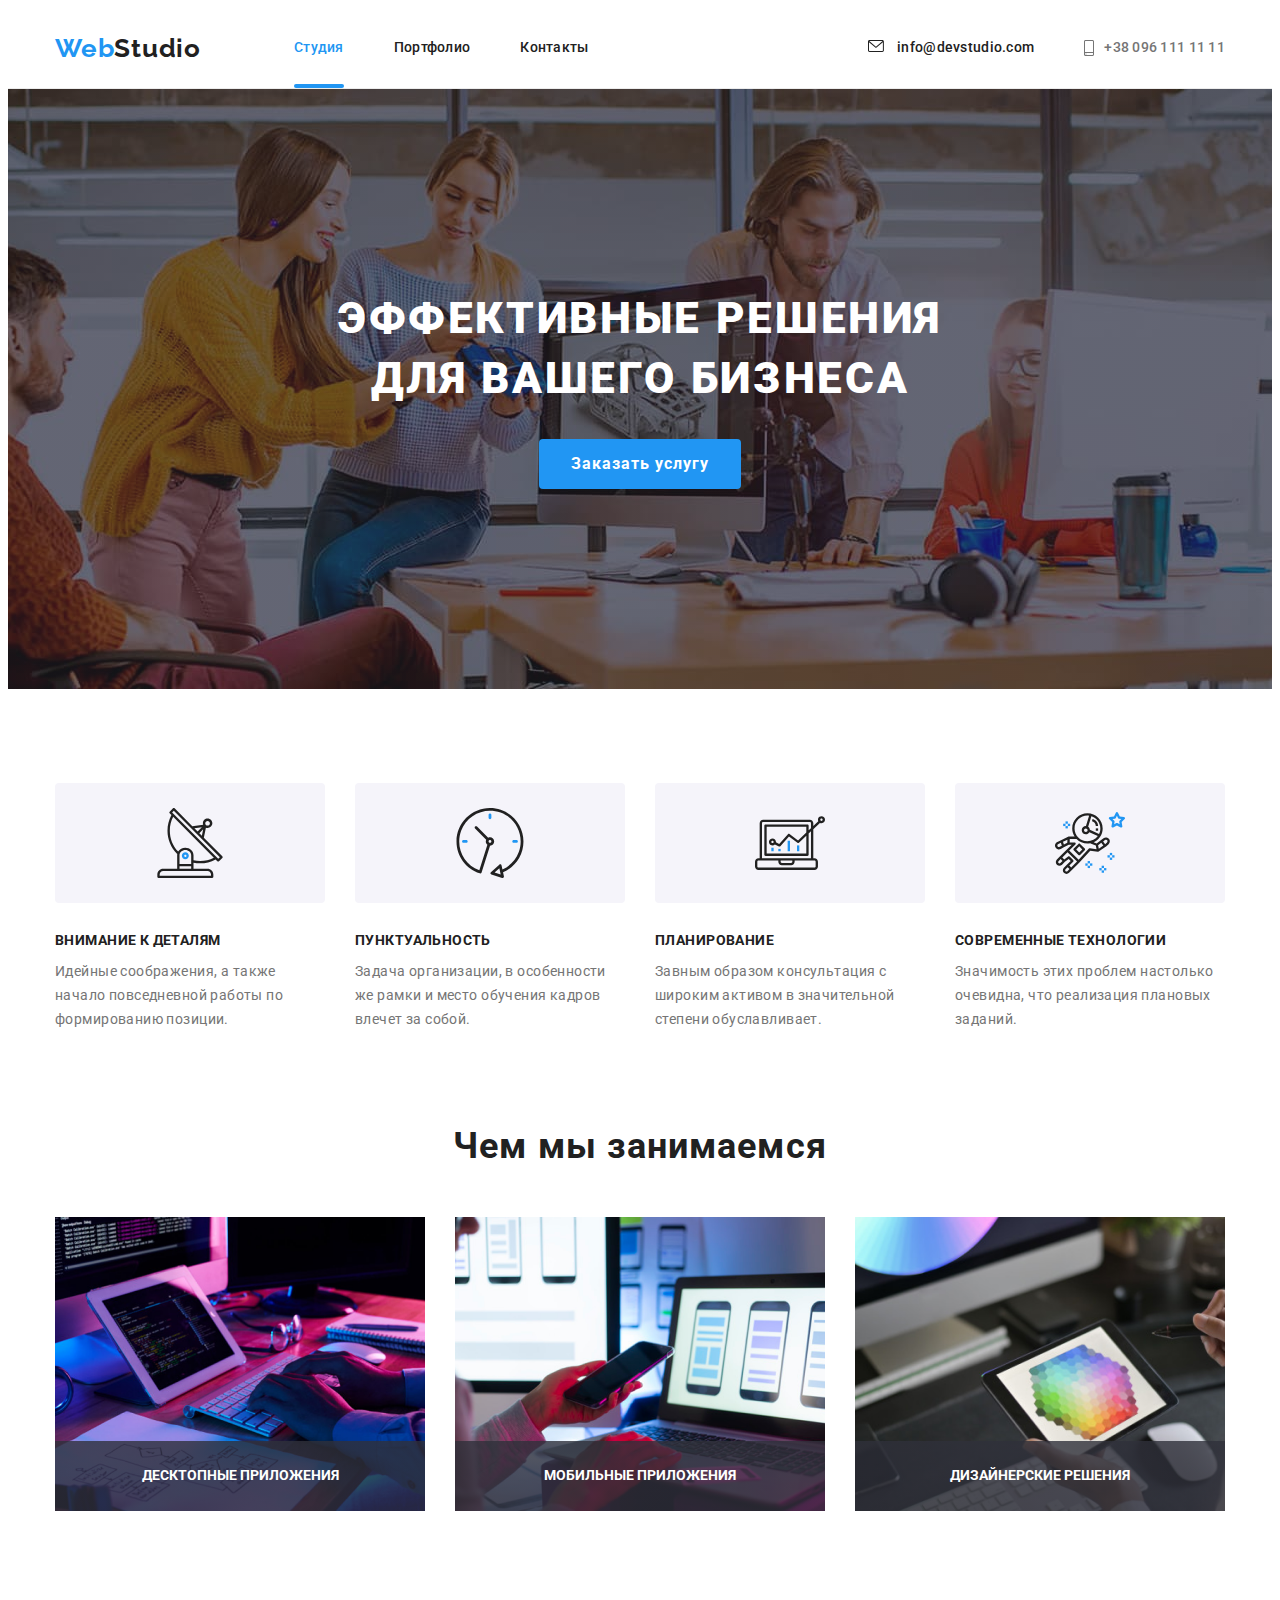
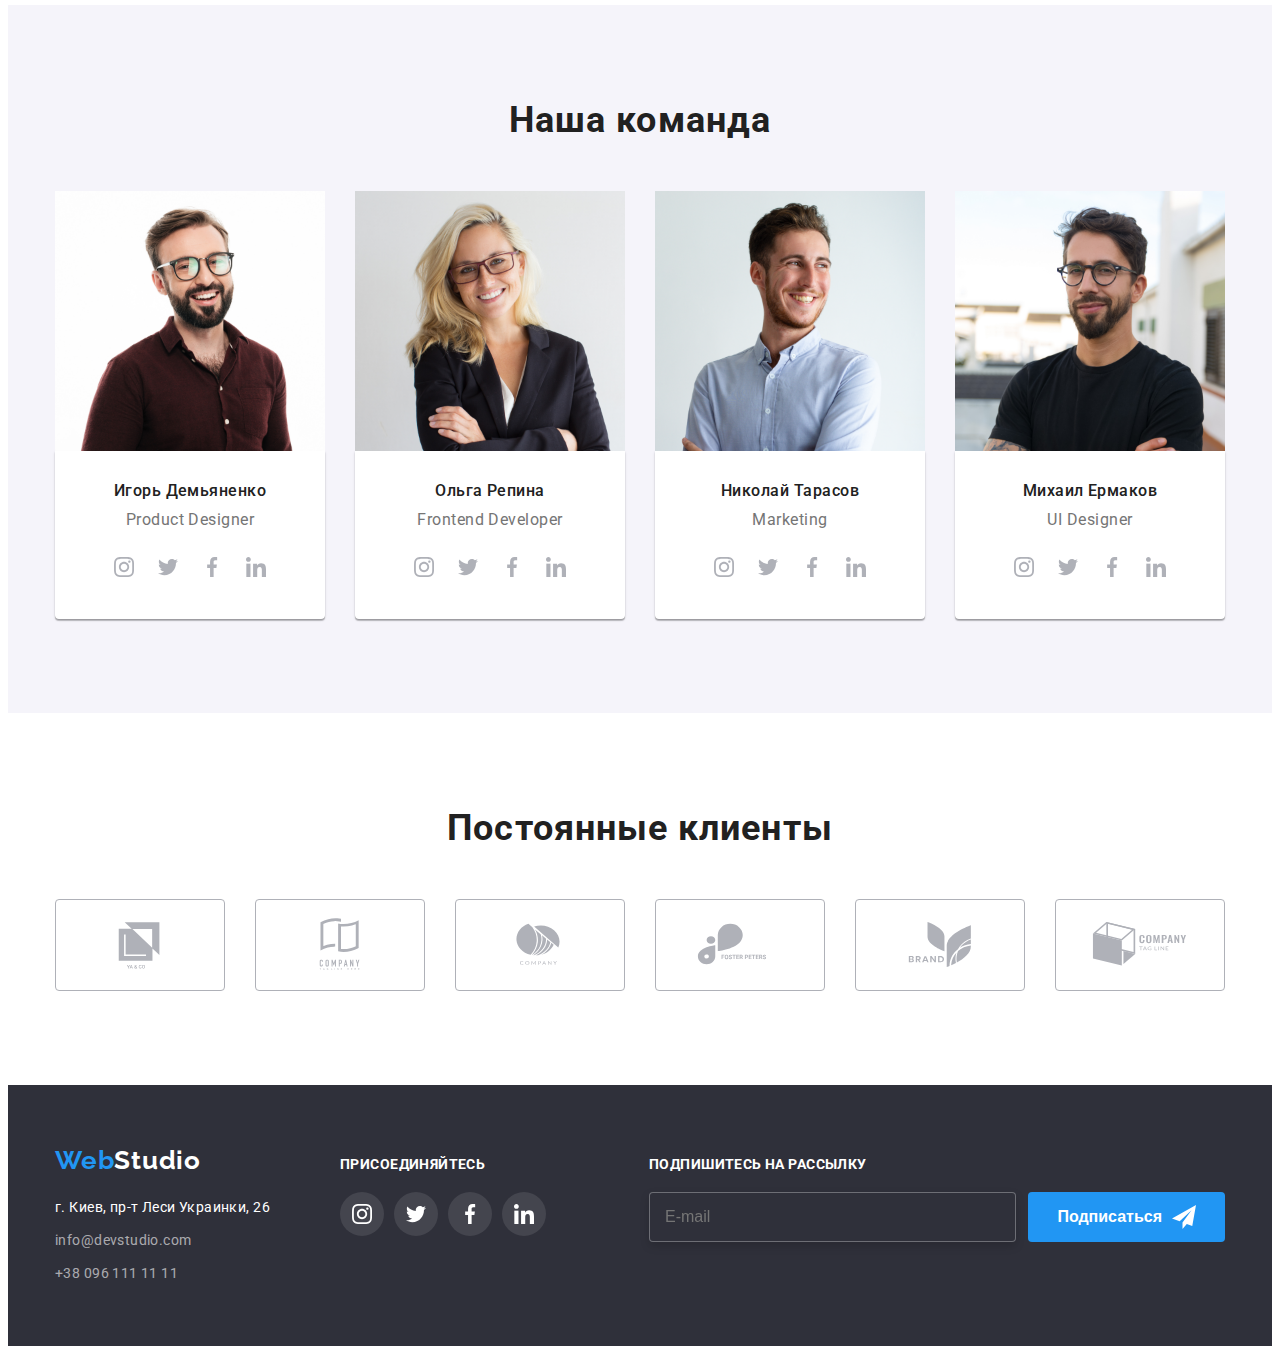
<file: index.html>
<!DOCTYPE html>
<html lang="ru">
  <head>
    <meta http-equiv="content-type" content="text/html; charset=utf-8" />
    <link rel="preconnect" href="https://fonts.googleapis.com" />
    <link rel="preconnect" href="https://fonts.gstatic.com" crossorigin />
    <link
      href="https://fonts.googleapis.com/css2?family=Raleway:wght@700&family=Roboto:wght@400;500;700;900&display=swap"
      rel="stylesheet"
    />
    <!-- Modern-normalize -->
    <link
      rel="stylesheet"
      href="https://cdnjs.cloudflare.com/ajax/libs/modern-normalize/1.1.0/modern-normalize.min.css"
      integrity="sha512-wpPYUAdjBVSE4KJnH1VR1HeZfpl1ub8YT/NKx4PuQ5NmX2tKuGu6U/JRp5y+Y8XG2tV+wKQpNHVUX03MfMFn9Q=="
      crossorigin="anonymous"
      referrerpolicy="no-referrer"
    />
    <!-- Custom styles -->
    <!-- <link rel="stylesheet" href="./css/styles.css" /> -->
    <link rel="stylesheet" href="./css/main.min.css" />
    <title>Module 07</title>
  </head>
  <body>
    <!-- HEADER SECTION -->
    <header class="header">
      <div class="container header__container">
        <nav class="site-nav">
          <a href="/" lang="en" class="logo"
            >Web<span class="logo__header">Studio</span></a>
          <ul class="site-nav__list">
            <li class="site-nav__item">
              <a href="./index.html" class="link link_acent">Студия</a>
            </li>
            <li class="site-nav__item">
              <a href="./portfolio.html" class="link">Портфолио</a>
            </li>
            <li class="site-nav__item">
              <a href="/" class="link">Контакты</a></li>
          </ul>
        </nav>
        <ul class="contacts">
          <li class="contacts__item">
            <a href="mailto:info@devstudio.com" class="link hedaer__mail"
              ><svg class="contacts__icon" width="16px" height="12px">
                <use xlink:href="./images/sprite.svg#icon-envelope"></use>
              </svg>
              info@devstudio.com</a
            >
          </li>
          <li class="contacts__item">
            <a href="tel:+380961111111" class="link header__phone"
              ><svg class="contacts__icon" width="10px" height="16px">
                <use xlink:href="./images/sprite.svg#icon-smartphone"></use>
              </svg>
              +38 096 111 11 11</a>
          </li>
        </ul>
      </div>
    </header>
    <!-- MAIN -->
    <main>
      <!-- HERO SECTION -->
      <section class="hero hero__overlay">
        <div class="container">
          <h1 class="hero__title">
            эффективные решения <br />
            для вашего бизнеса
          </h1>
          <button data-modal-open type="button" class="hero__button">
            Заказать услугу
          </button>
        </div>
      </section>
      <!-- HERO MODAL WINDOW -->
      <div data-modal class="backdrop is-hidden">
        <div class="modal">
          <button data-modal-close type="button" class="modal__button-close">
            <svg class="modal__icon-close" width="30px" height="30px">
              <use href="./images/sprite.svg#icon-close-modal"></use>
            </svg>
          </button>
          <!-- HERO FORM -->
          <form class="modal-form">
            <p class="modal-form__title">Оставьте свои данные, мы вам перзвоним</p>
            <label class="modal-form__label" for="user_name"
              >Имя
              <input class="modal-form__input" type="text" name="username" id="user_name"/>
              <svg class="modal-form__icon" width="12px" height="12px">
                <use href="./images/icons.svg#icon-name"></use>
              </svg>
            </label>
            <label class="modal-form__label" for="user_phone">Телефон
              <input
                class="modal-form__input"
                type="tel"
                name="phone_number"
                id="user_phone"
              />
              <svg class="modal-form__icon" width="12px" height="12px">
                <use href="./images/icons.svg#icon-phone"></use>
              </svg>
            </label>
            <label class="modal-form__label" for="user_email"
              >Почта
              <input class="modal-form__input" type="email" name="email" id="user_email"/>
              <svg class="modal-form__icon" width="12px" height="12px">
                <use href="./images/icons.svg#icon-mail"></use>
              </svg>
            </label>
            <label class="modal-form__label">Комментарий
              <textarea
                class="modal-form__input comments"
                name="comments"
                rows="6"
                placeholder="Введите текст"
              ></textarea>
            </label>
            <label class="checkbox-policy">
                <input class="checkbox-policy visually-hidden" type="checkbox"/>
                
                <svg class="checkbox-policy__icon" width="16px" height="15px">
                  <use href="./images/icons.svg#icon-checkbox"></use></svg>

              <span class="checkbox-policy__title">Соглашаюсь с рассылкой и принимаю
                <a href="./" class="checkbox-policy__link">Условия договора</a></span>
            </label>
            <button type="submit" class="modal-button__submit">Отправить</button>
          </form>
        </div>
      </div>

      <!-- FEATURES SECTION -->
      <section class="section">
        <div class="container">
          <h2 class="visually-hidden">features</h2>
          <ul class="features__list">
            <li class="features__item">
              <div class="features-image">
                <svg class="features-image__icon">
                  <use xlink:href="./images/sprite.svg#icon-antenna"></use>
                </svg>
              </div>
              <h3 class="features__title">внимание к деталям</h3>
              <p class="features__text">
                идейные соображения, а также начало повседневной работы по
                формированию позиции.
              </p>
            </li>
            <li class="features__item">
              <div class="features-image">
                <svg class="features-image__icon">
                  <use xlink:href="./images/sprite.svg#icon-clock"></use>
                </svg>
              </div>
              <h3 class="features__title">пунктуальность</h3>
              <p class="features__text">
                задача организации, в особенности же рамки и место обучения
                кадров влечет за собой.
              </p>
            </li>
            <li class="features__item">
              <div class="features-image">
                <svg class="features-image__icon">
                  <use xlink:href="./images/sprite.svg#icon-diagram"></use>
                </svg>
              </div>
              <h3 class="features__title">планирование</h3>
              <p class="features__text">
                завным образом консультация с широким активом в значительной
                степени обуславливает.
              </p>
            </li>
            <li class="features__item">
              <div class="features-image">
                <svg class="features-image__icon">
                  <use xlink:href="./images/sprite.svg#icon-astronaut"></use>
                </svg>
              </div>
              <h3 class="features__title">современные технологии</h3>
              <p class="features__text">
                значимость этих проблем настолько очевидна, что реализация
                плановых заданий.
              </p>
            </li>
          </ul>
        </div>
      </section>
      <!-- OFFERS SECTION -->
      <section class="section offers">
        <div class="container">
          <h2 class="section-title">чем мы занимаемся</h2>
          <ul class="offers__list">
            <li class="offers__item">
                <img src="./images/photo_1.png" alt="desk office" width="370" class="offers__image"/>
                <p class="offers__text">десктопные приложения</p>
            </li>
            <li class="offers__item">
                <img src="./images/photo_2.png" alt="mobile phones" width="370" class="offers__image"/>
                <p class="offers__text">мобильные приложения</p>
            </li>
            <li class="offers__item">
                <img src="./images/photo_3.png" alt="graphic tablet" width="370" class="offers__image"/>
                <p class="offers__text">дизайнерские решения</p>
            </li>
          </ul>
        </div>
      </section>
      <!-- TEAM SECTION -->
      <section class="section team">
        <div class="container">
          <h2 class="section-title">наша команда</h2>
          <ul class="team-cards">
            <li class="team-cards__item">
              <img src="./images/photo_4.png" alt="designer" width="270" />
              <div class="team-member">
                <h3 class="team-member__name">игорь демьяненко</h3>
                <p lang="en" class="team-member__position">Product Designer</p>
                <ul class="social-networks">
                  <li class="social-networks__item">
                    <a href="" class="social-networks__link"
                      ><svg class="social-networks__icon" width="20px" height="20px">
                        <use href="./images/sprite.svg#icon-instagram"></use>
                      </svg>
                    </a>
                  </li>
                  <li class="social-networks__item">
                    <a href="" class="social-networks__link"
                      ><svg class="social-networks__icon" width="20px" height="20px">
                        <use href="./images/sprite.svg#icon-twitter"></use>
                      </svg>
                    </a>
                  </li>
                  <li class="social-networks__item">
                    <a href="" class="social-networks__link"
                      ><svg class="social-networks__icon" width="20px" height="20px">
                        <use href="./images/sprite.svg#icon-facebook"></use>
                      </svg>
                    </a>
                  </li>
                  <li class="social-networks__item">
                    <a href="" class="social-networks__link"
                      ><svg class="social-networks__icon" width="20px" height="20px">
                        <use href="./images/sprite.svg#icon-linkedin"></use>
                      </svg>
                    </a>
                  </li>
                </ul>
              </div>
            </li>

            <li class="team-cards__item">
              <img src="./images/photo_5.png" alt="developer" width="270" />
              <div class="team-member">
                <h3 class="team-member__name">ольга репина</h3>
                <p lang="en" class="team-member__position">Frontend Developer</p>
                <ul class="social-networks">
                  <li class="social-networks__item">
                    <a href="" class="social-networks__link"
                      ><svg class="social-networks__icon" width="20px" height="20px">
                        <use href="./images/sprite.svg#icon-instagram"></use>
                      </svg>
                    </a>
                  </li>
                  <li class="social-networks__item">
                    <a href="" class="social-networks__link"
                      ><svg class="social-networks__icon" width="20px" height="20px">
                        <use href="./images/sprite.svg#icon-twitter"></use>
                      </svg>
                    </a>
                  </li>
                  <li class="social-networks__item">
                    <a href="" class="social-networks__link"
                      ><svg class="social-networks__icon" width="20px" height="20px">
                        <use href="./images/sprite.svg#icon-facebook"></use>
                      </svg>
                    </a>
                  </li>
                  <li class="social-networks__item">
                    <a href="" class="social-networks__link"
                      ><svg class="social-networks__icon" width="20px" height="20px">
                        <use href="./images/sprite.svg#icon-linkedin"></use>
                      </svg>
                    </a>
                  </li>
                </ul>
              </div>
            </li>

            <li class="team-cards__item">
              <img src="./images/photo_6.png" alt="marketing" width="270" />
              <div class="team-member">
                <h3 class="team-member__name">николай тарасов</h3>
                <p lang="en" class="team-member__position">Marketing</p>
                <ul class="social-networks">
                  <li class="social-networks__item">
                    <a href="" class="social-networks__link"
                      ><svg class="social-networks__icon" width="20px" height="20px">
                        <use href="./images/sprite.svg#icon-instagram"></use>
                      </svg>
                    </a>
                  </li>
                  <li class="social-networks__item">
                    <a href="" class="social-networks__link"
                      ><svg class="social-networks__icon" width="20px" height="20px">
                        <use href="./images/sprite.svg#icon-twitter"></use>
                      </svg>
                    </a>
                  </li>
                  <li class="social-networks__item">
                    <a href="" class="social-networks__link"
                      ><svg class="social-networks__icon" width="20px" height="20px">
                        <use href="./images/sprite.svg#icon-facebook"></use>
                      </svg>
                    </a>
                  </li>
                  <li class="social-networks__item">
                    <a href="" class="social-networks__link"
                      ><svg class="social-networks__icon" width="20px" height="20px">
                        <use href="./images/sprite.svg#icon-linkedin"></use>
                      </svg>
                    </a>
                  </li>
                </ul>
              </div>
            </li>

            <li class="team-cards__item">
              <img src="./images/photo_7.png" alt="ui designer" width="270" />
              <div class="team-member">
                <h3 class="team-member__name">михаил ермаков</h3>
                <p lang="en" class="team-member__position">UI Designer</p>
                <ul class="social-networks">
                  <li class="social-networks__item">
                    <a href="" class="social-networks__link"
                      ><svg class="social-networks__icon" width="20px" height="20px">
                        <use href="./images/sprite.svg#icon-instagram"></use>
                      </svg>
                    </a>
                  </li>
                  <li class="social-networks__item">
                    <a href="" class="social-networks__link"
                      ><svg class="social-networks__icon" width="20px" height="20px">
                        <use href="./images/sprite.svg#icon-twitter"></use>
                      </svg>
                    </a>
                  </li>
                  <li class="social-networks__item">
                    <a href="" class="social-networks__link"
                      ><svg class="social-networks__icon" width="20px" height="20px">
                        <use href="./images/sprite.svg#icon-facebook"></use>
                      </svg>
                    </a>
                  </li>
                  <li class="social-networks__item">
                    <a href="" class="social-networks__link"
                      ><svg class="social-networks__icon" width="20px" height="20px">
                        <use href="./images/sprite.svg#icon-linkedin"></use>
                      </svg>
                    </a>
                  </li>
                </ul>
              </div>
            </li>
          </ul>
        </div>
      </section>
      <!-- CLIENTS SECTION -->
      <section class="section">
        <div class="container">
          <h2 class="section-title">Постоянные клиенты</h2>
          <ul class="client-list">
            <li class="client-card">
              <a href="" class="client-card__link"
                ><svg class="client-card__icon" width="106px" height="60px">
                  <use href="./images/sprite.svg#icon-group-1"></use>
                </svg>
              </a>
            </li>
            <li class="client-card">
              <a href="" class="client-card__link"
                ><svg class="client-card__icon" width="106px" height="60px">
                  <use href="./images/sprite.svg#icon-group-2"></use>
                </svg>
              </a>
            </li>
            <li class="client-card">
              <a href="" class="client-card__link"
                ><svg class="client-card__icon" width="106px" height="60px">
                  <use href="./images/sprite.svg#icon-group-3"></use>
                </svg>
              </a>
            </li>
            <li class="client-card">
              <a href="" class="client-card__link"
                ><svg class="client-card__icon" width="106px" height="60px">
                  <use href="./images/sprite.svg#icon-group-4"></use>
                </svg>
              </a>
            </li>
            <li class="client-card">
              <a href="" class="client-card__link"
                ><svg class="client-card__icon" width="106px" height="60px">
                  <use href="./images/sprite.svg#icon-group-5"></use>
                </svg>
              </a>
            </li>
            <li class="client-card">
              <a href="" class="client-card__link"
                ><svg class="client-card__icon" width="106px" height="60px">
                  <use href="./images/sprite.svg#icon-group-6"></use>
                </svg>
              </a>
            </li>
          </ul>
        </div>
      </section>
    </main>

    <!-- FOOTER SECTION -->
    <footer class="footer">
      <div class="container footer__container">
        <div class="footer__contacts">
          <a href="/" lang="en" class="logo logo__footer"
            >Web<span class="logo__footer-acent">Studio</span></a>
          <address class="footer__address">г. Киев, пр-т Леси Украинки, 26</address> 
          <a href="mailto:info@devstudio.com" class="link footer__mail">info@devstudio.com</a>
          <a href="tel:+380961111111" class="link footer__phone">+38 096 111 11 11</a>
        </div>

        <!-- FOOTER SOCIAL -->
        <div class="footer-social">
          <p class="footer-social__title">присоединяйтесь</p>
          <ul class="footer-social__list">
            <li class="footer-social__item">
              <a href="" class="footer-social__link"
                ><svg class="footer-social__icon" width="20px" height="20px">
                  <use href="./images/sprite.svg#icon-instagram"></use>
                </svg>
              </a>
            </li>
            <li class="footer-social__item">
              <a href="" class="footer-social__link"
                ><svg class="footer-social__icon" width="20px" height="20px">
                  <use href="./images/sprite.svg#icon-twitter"></use>
                </svg>
              </a>
            </li>
            <li class="footer-social__item">
              <a href="" class="footer-social__link"
                ><svg class="footer-social__icon" width="20px" height="20px">
                  <use href="./images/sprite.svg#icon-facebook"></use>
                </svg>
              </a>
            </li>
            <li class="footer-social__item">
              <a href="" class="footer-social__link"
                ><svg class="footer-social__icon" width="20px" height="20px">
                  <use href="./images/sprite.svg#icon-linkedin"></use>
                </svg>
              </a>
            </li>
          </ul>
        </div>

        <!-- FOOTER FORM -->
        <form class="footer-form">
          <label class="footer-form__label">
            <span class="footer-form__title">подпишитесь на рассылку</span>
            <input
              class="footer-form__input"
              type="email"
              name="email"
              placeholder="E-mail"
            />
          </label>
          <button type="submit" class="footer-form__button">
            Подписаться
            <svg class="footer-form__icon" width="24px" height="24px">
              <use href="./images/icons.svg#icon-send"></use>
            </svg>
          </button>
        </form>
      </div>
    </footer>
    <script src="./js/modal.js"></script>
  </body>
</html>
</file>
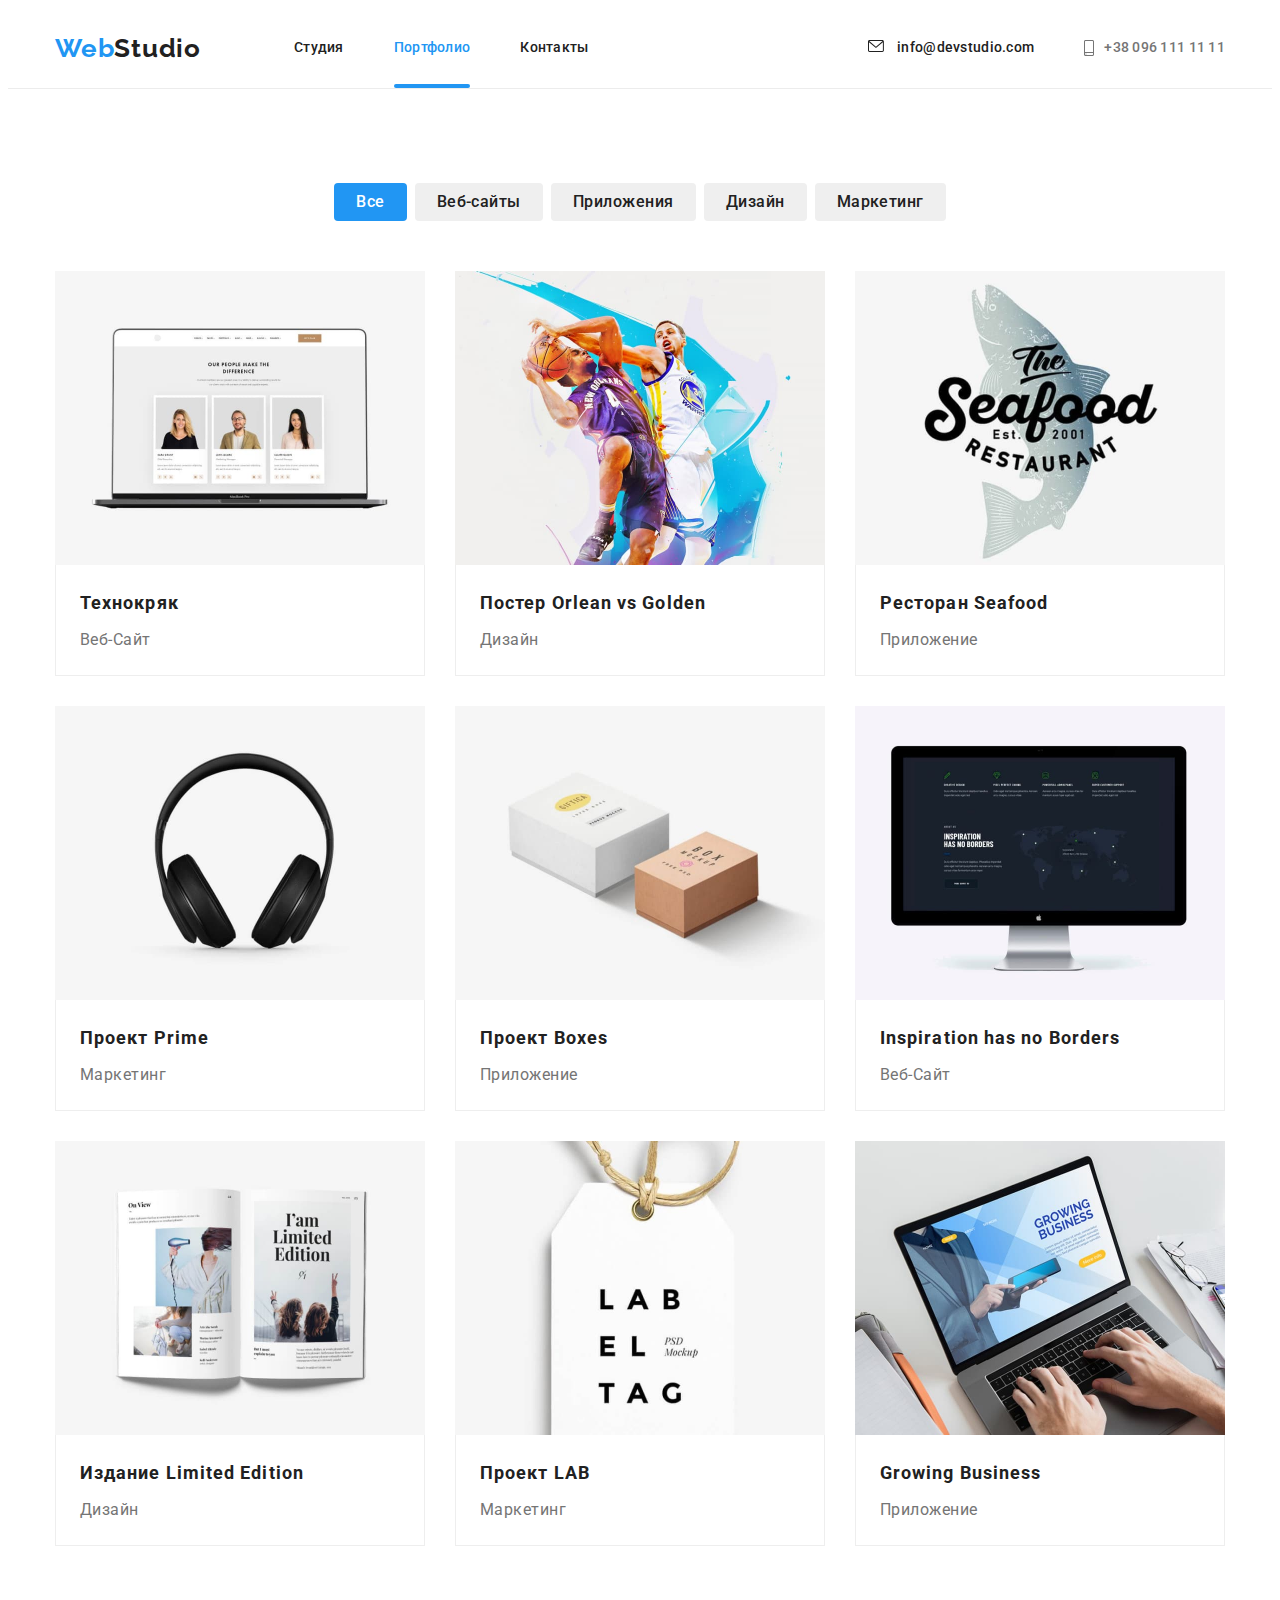
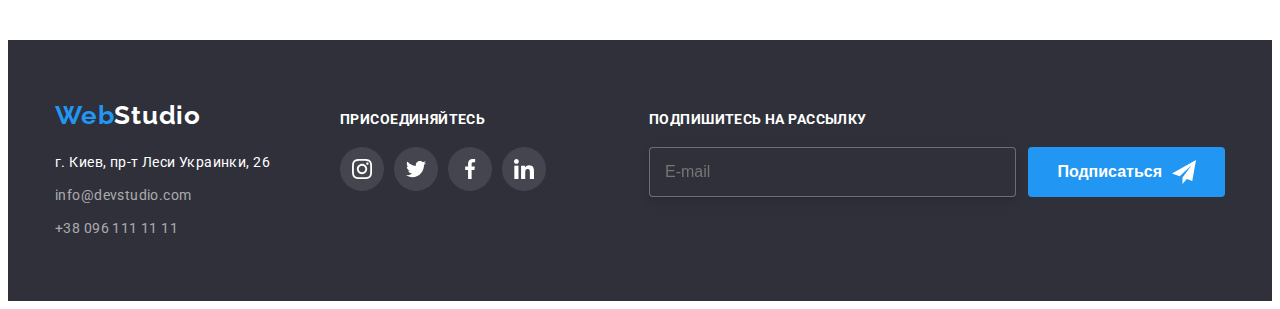
<file: portfolio.html>
<!DOCTYPE html>
<html lang="ru">
  <head>
    <meta http-equiv="content-type" content="text/html; charset=utf-8" />
    <link rel="preconnect" href="https://fonts.googleapis.com" />
    <link rel="preconnect" href="https://fonts.gstatic.com" crossorigin />
    <link
      href="https://fonts.googleapis.com/css2?family=Raleway:wght@700&family=Roboto:wght@400;500;700;900&display=swap"
      rel="stylesheet"
    />
    <!-- Modern-normalize -->
    <link
      rel="stylesheet"
      href="https://cdnjs.cloudflare.com/ajax/libs/modern-normalize/1.1.0/modern-normalize.min.css"
      integrity="sha512-wpPYUAdjBVSE4KJnH1VR1HeZfpl1ub8YT/NKx4PuQ5NmX2tKuGu6U/JRp5y+Y8XG2tV+wKQpNHVUX03MfMFn9Q=="
      crossorigin="anonymous"
      referrerpolicy="no-referrer"
    />
    <!-- Custom styles -->
    <!-- <link rel="stylesheet" href="./css/styles.css" /> -->
    <link rel="stylesheet" href="./css/main.min.css" />
    <title>Module 07</title>
  </head>
  <body>
<!-- HEADER SECTION -->
<header class="header">
  <div class="container header__container">
    <nav class="site-nav">
      <a href="/" lang="en" class="logo"
        >Web<span class="logo__header">Studio</span></a>
      <ul class="site-nav__list">
        <li class="site-nav__item">
          <a href="./index.html" class="link">Студия</a>
        </li>
        <li class="site-nav__item">
          <a href="./portfolio.html" class="link link_acent">Портфолио</a>
        </li>
        <li class="site-nav__item">
          <a href="/" class="link">Контакты</a></li>
      </ul>
    </nav>
    <ul class="contacts">
      <li class="contacts__item">
        <a href="mailto:info@devstudio.com" class="link hedaer__mail"
          ><svg class="contacts__icon" width="16px" height="12px">
            <use xlink:href="./images/sprite.svg#icon-envelope"></use>
          </svg>
          info@devstudio.com</a
        >
      </li>
      <li class="contacts__item">
        <a href="tel:+380961111111" class="link header__phone"
          ><svg class="contacts__icon" width="10px" height="16px">
            <use xlink:href="./images/sprite.svg#icon-smartphone"></use>
          </svg>
          +38 096 111 11 11</a>
      </li>
    </ul>
  </div>
</header>
<!-- MAIN -->
    <main>
      <!-- PORTFOLIO FILTER -->
      <section class="section">
        <div class="container">
          <h1 class="filter__title">portfolio</h1>
          <ul class="filter__list">
            <li class="filter__item">
              <button type="button" class="filter__button filter__button-acent">Все</button>
            </li>
            <li class="filter__item">
              <button type="button" class="filter__button">Веб-сайты</button>
            </li>
            <li class="filter__item">
              <button type="button" class="filter__button">Приложения</button>
            </li>
            <li class="filter__item">
              <button type="button" class="filter__button">Дизайн</button>
            </li>
            <li class="filter__item">
              <button type="button" class="filter__button">Маркетинг</button>
            </li>
          </ul>
        </div>
        <!-- PORTFOLIO -->
        <div class="container">
          <ul class="portfolio-cards">
            <li class="portfolio-card">
              <a href="/" class="portfolio-card__link">
                <div class="overlay-thumb">
                  <img
                    src="./images/portfolio/image_1.jpg"
                    alt="project-1"
                    width="370"
                  />
                  <p class="overlay-thumb__text">
                    Ресурс предлагает комплексные предложения с разным уровнем
                    функционала и сервисов. Все это позволит посетителю получить
                    исчерпывающие сведения о компании или частном лице.
                  </p>
                </div>
                <div class="card-container">
                  <h2 class="card-container__title">Технокряк</h2>
                  <p class="card-container__text">веб-сайт</p>
                </div>
              </a>
            </li>

            <li class="portfolio-card">
              <a href="/" class="portfolio-card__link">
                <div class="overlay-thumb">
                  <img
                    src="./images/portfolio/image_2.jpg"
                    alt="project-2"
                    width="370"
                  />
                  <p class="overlay-thumb__text">
                    Ресурс предлагает комплексные предложения с разным уровнем
                    функционала и сервисов. Все это позволит посетителю получить
                    исчерпывающие сведения о компании или частном лице.
                  </p>
                </div>
                <div class="card-container">
                  <h2 class="card-container__title">
                    Постер <span lang="en">Orlean vs Golden</span>
                  </h2>
                  <p class="card-container__text">дизайн</p>
                </div>
              </a>
            </li>

            <li class="portfolio-card">
              <a href="/" class="portfolio-card__link">
                <div class="overlay-thumb">
                  <img
                    src="./images/portfolio/image_3.jpg"
                    alt="project-3"
                    width="370"
                  />
                  <p class="overlay-thumb__text">
                    Ресурс предлагает комплексные предложения с разным уровнем
                    функционала и сервисов. Все это позволит посетителю получить
                    исчерпывающие сведения о компании или частном лице.
                  </p>
                </div>
                <div class="card-container">
                  <h2 class="card-container__title">
                    Ресторан <span lang="en">Seafood</span>
                  </h2>
                  <p class="card-container__text">приложение</p>
                </div>
              </a>
            </li>

            <li class="portfolio-card">
              <a href="/" class="portfolio-card__link">
                <div class="overlay-thumb">
                  <img
                    src="./images/portfolio/image_4.jpg"
                    alt="project-4"
                    width="370"
                  />
                  <p class="overlay-thumb__text">
                    Ресурс предлагает комплексные предложения с разным уровнем
                    функционала и сервисов. Все это позволит посетителю получить
                    исчерпывающие сведения о компании или частном лице.
                  </p>
                </div>
                <div class="card-container">
                  <h2 class="card-container__title">
                    Проект <span lang="en">Prime</span>
                  </h2>
                  <p class="card-container__text">маркетинг</p>
                </div>
              </a>
            </li>

            <li class="portfolio-card">
              <a href="/" class="portfolio-card__link">
                <div class="overlay-thumb">
                  <img
                    src="./images/portfolio/image_5.jpg"
                    alt="project-5"
                    width="370"
                  />
                  <p class="overlay-thumb__text">
                    Ресурс предлагает комплексные предложения с разным уровнем
                    функционала и сервисов. Все это позволит посетителю получить
                    исчерпывающие сведения о компании или частном лице.
                  </p>
                </div>
                <div class="card-container">
                  <h2 class="card-container__title">
                    Проект <span lang="en">Boxes</span>
                  </h2>
                  <p class="card-container__text">приложение</p>
                </div>
              </a>
            </li>

            <li class="portfolio-card">
              <a href="/" class="portfolio-card__link">
                <div class="overlay-thumb">
                  <img
                    src="./images/portfolio/image_6.jpg"
                    alt="project-6"
                    width="370"
                  />
                  <p class="overlay-thumb__text">
                    Ресурс предлагает комплексные предложения с разным уровнем
                    функционала и сервисов. Все это позволит посетителю получить
                    исчерпывающие сведения о компании или частном лице.
                  </p>
                </div>
                <div class="card-container">
                  <h2 class="card-container__title" lang="en">
                    Inspiration has no Borders
                  </h2>
                  <p class="card-container__text">веб-сайт</p>
                </div>
              </a>
            </li>

            <li class="portfolio-card">
              <a href="/" class="portfolio-card__link">
                <div class="overlay-thumb">
                  <img
                    src="./images/portfolio/image_7.jpg"
                    alt="project-7"
                    width="370"
                  />
                  <p class="overlay-thumb__text">
                    Ресурс предлагает комплексные предложения с разным уровнем
                    функционала и сервисов. Все это позволит посетителю получить
                    исчерпывающие сведения о компании или частном лице.
                  </p>
                </div>
                <div class="card-container">
                  <h2 class="card-container__title">
                    Издание <span lang="en">Limited Edition</span>
                  </h2>
                  <p class="card-container__text">дизайн</p>
                </div>
              </a>
            </li>

            <li class="portfolio-card">
              <a href="/" class="portfolio-card__link">
                <div class="overlay-thumb">
                  <img
                    src="./images/portfolio/image_8.jpg"
                    alt="project-8"
                    width="370"
                  />
                  <p class="overlay-thumb__text">
                    Ресурс предлагает комплексные предложения с разным уровнем
                    функционала и сервисов. Все это позволит посетителю получить
                    исчерпывающие сведения о компании или частном лице.
                  </p>
                </div>
                <div class="card-container">
                  <h2 class="card-container__title">
                    Проект <span lang="en">LAB</span>
                  </h2>
                  <p class="card-container__text">маркетинг</p>
                </div>
              </a>
            </li>

            <li class="portfolio-card">
              <a href="/" class="portfolio-card__link">
                <div class="overlay-thumb">
                  <img
                    src="./images/portfolio/image_9.jpg"
                    alt="project-9"
                    width="370"
                  />
                  <p class="overlay-thumb__text">
                    Ресурс предлагает комплексные предложения с разным уровнем
                    функционала и сервисов. Все это позволит посетителю получить
                    исчерпывающие сведения о компании или частном лице.
                  </p>
                </div>
                <div class="card-container">
                  <h2 lang="en" class="card-container__title">Growing Business</h2>
                  <p class="card-container__text">приложение</p>
                </div>
              </a>
            </li>
          </ul>
        </div>
      </section>
    </main>

    <!-- FOOTER SECTION -->
    <footer class="footer">
      <div class="container footer__container">
        <div class="footer__contacts">
          <a href="/" lang="en" class="logo logo__footer"
            >Web<span class="logo__footer-acent">Studio</span></a>
          <address class="footer__address">г. Киев, пр-т Леси Украинки, 26</address> 
          <a href="mailto:info@devstudio.com" class="link footer__mail">info@devstudio.com</a>
          <a href="tel:+380961111111" class="link footer__phone">+38 096 111 11 11</a>
        </div>

        <!-- FOOTER SOCIAL -->
        <div class="footer-social">
          <p class="footer-social__title">присоединяйтесь</p>
          <ul class="footer-social__list">
            <li class="footer-social__item">
              <a href="" class="footer-social__link"
                ><svg class="footer-social__icon" width="20px" height="20px">
                  <use href="./images/sprite.svg#icon-instagram"></use>
                </svg>
              </a>
            </li>
            <li class="footer-social__item">
              <a href="" class="footer-social__link"
                ><svg class="footer-social__icon" width="20px" height="20px">
                  <use href="./images/sprite.svg#icon-twitter"></use>
                </svg>
              </a>
            </li>
            <li class="footer-social__item">
              <a href="" class="footer-social__link"
                ><svg class="footer-social__icon" width="20px" height="20px">
                  <use href="./images/sprite.svg#icon-facebook"></use>
                </svg>
              </a>
            </li>
            <li class="footer-social__item">
              <a href="" class="footer-social__link"
                ><svg class="footer-social__icon" width="20px" height="20px">
                  <use href="./images/sprite.svg#icon-linkedin"></use>
                </svg>
              </a>
            </li>
          </ul>
        </div>

        <!-- FOOTER FORM -->
        <form class="footer-form">
          <label class="footer-form__label">
            <span class="footer-form__title">подпишитесь на рассылку</span>
            <input
              class="footer-form__input"
              type="email"
              name="email"
              placeholder="E-mail"
            />
          </label>
          <button type="submit" class="footer-form__button">
            Подписаться
            <svg class="footer-form__icon" width="24px" height="24px">
              <use href="./images/icons.svg#icon-send"></use>
            </svg>
          </button>
        </form>
      </div>
    </footer>
  </body>
</html>
</file>
<file: css/styles.css>
/*FIRST PAGE*/
/*HEADER*/



    
/*HERO SECTION*/





/*HERO MODAL WINDOW*/






/*MODAL FORM*/





/*FEATURES SECTION*/





/*OFFERS SECTION*/










/*TEAM SECTION*/


/*TEAM SOCIAL*/


/*CLIENTS SECTION*/


/*FOOTER SECTION*/



/*FOOTER SOCIAL*/


/*FOOTER FORM*/    





/*PORTFOLIO PAGE*/
/*PORTFOLIO FILTER*/




/*PORTFOLIO*/
</file>
<file: css/main.min.css>
:root{--primary-text-color: #757575;--primary-title-color: #212121;--icon-color: #AFB1B8;--primary-button-color: #2196F3;--accent-color: #188CE8;--primary-transition-durat: 250ms;--primary-transition-timing-function: cubic-bezier(0.4, 0, 0.2, 1)}.visually-hidden{position:absolute;white-space:nowrap;width:1px;height:1px;overflow:hidden;border:0;padding:0;clip:rect(0 0 0 0);-webkit-clip-path:inset(50%);clip-path:inset(50%);margin:-1px}body{font-family:'Roboto', 'sans-serif';color:var(--primary-text-color)}*,::after,::before{-webkit-box-sizing:border-box;box-sizing:border-box}h1,h2,h3,p{margin:0;padding:0}ul{list-style:none;margin:0;padding:0}img{display:block;max-width:100%;height:auto}.container{width:1200px;padding-left:15px;padding-right:15px;margin:0 auto}.section{padding-top:94px;padding-bottom:94px}.section-title{font-size:36px;line-height:1.17;text-align:center;letter-spacing:0.03em;color:var(--primary-title-color);margin-bottom:50px}.section-title::first-letter{text-transform:capitalize}.logo{text-decoration:none;font-family:'Raleway';font-style:normal;font-weight:700;font-size:26px;line-height:1.19;letter-spacing:0.03em;color:var(--primary-button-color);padding-top:24px;padding-bottom:24px;-webkit-transition-property:color, -webkit-text-decoration-color;transition-property:color, -webkit-text-decoration-color;transition-property:text-decoration-color, color;transition-property:text-decoration-color, color, -webkit-text-decoration-color;-webkit-transition-duration:var(--primary-transition-durat);transition-duration:var(--primary-transition-durat);-webkit-transition-timing-function:var(--primary-transition-timing-function);transition-timing-function:var(--primary-transition-timing-function)}.logo__header{color:var(--primary-title-color)}.logo__text:hover,.logo__text:focus{-webkit-text-decoration-color:var(--accent-color);text-decoration-color:var(--accent-color);color:var(--accent-color)}.logo__footer{display:block;padding:0;margin-bottom:20px}.logo__footer-acent{color:#FFFFFF}.site-nav{display:-webkit-box;display:-ms-flexbox;display:flex;-webkit-box-align:center;-ms-flex-align:center;align-items:center;-webkit-box-pack:center;-ms-flex-pack:center;justify-content:center}.site-nav__list{display:-webkit-box;display:-ms-flexbox;display:flex;margin-left:93px}.site-nav__item{position:relative}.link{text-decoration:none;font-family:'Roboto';font-style:normal;font-weight:500;font-size:14px;line-height:1.14;letter-spacing:0.02em;color:var(--primary-title-color);display:block;-webkit-transition-property:color;transition-property:color;-webkit-transition-duration:var(--primary-transition-durat);transition-duration:var(--primary-transition-durat);-webkit-transition-timing-function:var(--primary-transition-timing-function);transition-timing-function:var(--primary-transition-timing-function);padding-top:32px;padding-bottom:32px}.link:hover,.link:focus{-webkit-text-decoration-color:var(--accent-color);text-decoration-color:var(--accent-color);color:var(--accent-color)}.link_acent{color:var(--primary-button-color)}.link_acent::after{position:absolute;bottom:0;display:block;content:"";width:100%;height:4px;border-radius:2px;background:var(--primary-button-color)}.header__mail,.header__phone{display:-webkit-inline-box;display:-ms-inline-flexbox;display:inline-flex;-webkit-box-align:center;-ms-flex-align:center;align-items:center;color:var(--primary-text-color);text-transform:lowercase}.contacts{display:-webkit-box;display:-ms-flexbox;display:flex;margin-left:auto}.site-nav__item:nth-last-child(-n+2),.contacts .contacts__item+.contacts__item{margin-left:50px}.contacts__icon{fill:currentColor;margin-right:10px}.hero__button{font-family:'Roboto';font-style:normal;font-weight:700;font-size:16px;line-height:1.88;letter-spacing:0.06em;border:none;border-radius:4px;background-color:var(--primary-button-color);color:#FFFFFF;cursor:pointer;padding:10px 32px;-webkit-transition-property:background-color, color;transition-property:background-color, color;-webkit-transition-duration:var(--primary-transition-durat);transition-duration:var(--primary-transition-durat);-webkit-transition-timing-function:var(--primary-transition-timing-function);transition-timing-function:var(--primary-transition-timing-function)}.hero__button:hover,.hero__button:focus{color:var(--accent-color);background-color:#FFFFFF}.modal__button-close{position:absolute;top:8px;right:8px;display:-webkit-box;display:-ms-flexbox;display:flex;-webkit-box-pack:center;-ms-flex-pack:center;justify-content:center;-webkit-box-align:center;-ms-flex-align:center;align-items:center;width:30px;height:30px;color:#000;border:1px solid rgba(0,0,0,0.1);background-color:#FFFFFF;border-radius:50%;cursor:pointer;-webkit-transition-property:background-color;transition-property:background-color;-webkit-transition-duration:var(--primary-transition-durat);transition-duration:var(--primary-transition-durat);-webkit-transition-timing-function:var(--primary-transition-timing-function);transition-timing-function:var(--primary-transition-timing-function);fill:currentColor}.modal__button-close:hover,.modal__button-close:focus{color:#FFFFFF;background-color:var(--primary-button-color)}.modal-button__submit{display:-webkit-box;display:-ms-flexbox;display:flex;font-weight:700;font-size:16px;line-height:1.88;letter-spacing:0.06em;cursor:pointer;color:#FFFFFF;padding:10px 55px;background:var(--primary-button-color);-webkit-box-shadow:0px 4px 4px rgba(0,0,0,0.15);box-shadow:0px 4px 4px rgba(0,0,0,0.15);border-radius:4px;border:none;margin:0 auto;-webkit-transition-property:background-color;transition-property:background-color;-webkit-transition-duration:var(--primary-transition-durat);transition-duration:var(--primary-transition-durat);-webkit-transition-timing-function:var(--primary-transition-timing-function);transition-timing-function:var(--primary-transition-timing-function)}.modal-button__submit:hover,.modal-button__submit:focus{background:var(--accent-color)}.footer-form__button{cursor:pointer;font-weight:700;font-size:16px;line-height:1.88;display:-webkit-box;display:-ms-flexbox;display:flex;-webkit-box-align:center;-ms-flex-align:center;align-items:center;text-align:center;color:#FFFFFF;padding:10px 29px;background:var(--primary-button-color);border-radius:4px;border:none;-webkit-transition-property:background-color;transition-property:background-color;-webkit-transition-duration:var(--primary-transition-durat);transition-duration:var(--primary-transition-durat);-webkit-transition-timing-function:var(--primary-transition-timing-function);transition-timing-function:var(--primary-transition-timing-function)}.footer-form__button:hover,.footer-form__button:focus{background-color:var(--accent-color)}.filter__button{font-family:'Roboto';font-style:normal;font-weight:500;font-size:16px;line-height:1.6;letter-spacing:0.03em;cursor:pointer;border:none;border-radius:4px;padding:6px 22px;color:var(--primary-title-color);-webkit-transition-property:background-color, color, -webkit-box-shadow;transition-property:background-color, color, -webkit-box-shadow;transition-property:background-color, color, box-shadow;transition-property:background-color, color, box-shadow, -webkit-box-shadow;-webkit-transition-duration:var(--primary-transition-durat);transition-duration:var(--primary-transition-durat);-webkit-transition-timing-function:var(--primary-transition-timing-function);transition-timing-function:var(--primary-transition-timing-function)}.filter__button:hover,.filter__button:focus{background-color:var(--accent-color);color:#FFFFFF;-webkit-box-shadow:0px 3px 1px rgba(0,0,0,0.1),0px 1px 2px rgba(0,0,0,0.08),0px 2px 2px rgba(0,0,0,0.12);box-shadow:0px 3px 1px rgba(0,0,0,0.1),0px 1px 2px rgba(0,0,0,0.08),0px 2px 2px rgba(0,0,0,0.12)}.filter__button-acent{background-color:var(--primary-button-color);color:#FFFFFF}.social-networks{display:-webkit-box;display:-ms-flexbox;display:flex;-webkit-box-align:center;-ms-flex-align:center;align-items:center;-webkit-box-pack:center;-ms-flex-pack:center;justify-content:center}.social-networks__link{display:-webkit-box;display:-ms-flexbox;display:flex;-webkit-box-align:center;-ms-flex-align:center;align-items:center;-webkit-box-pack:center;-ms-flex-pack:center;justify-content:center;width:44px;height:44px;color:var(--icon-color);border-radius:50%;-webkit-transition-property:background-color, color;transition-property:background-color, color;-webkit-transition-duration:var(--primary-transition-durat);transition-duration:var(--primary-transition-durat);-webkit-transition-timing-function:var(--primary-transition-timing-function);transition-timing-function:var(--primary-transition-timing-function)}.social-networks__link:hover,.social-networks__link:focus{background-color:var(--primary-button-color);color:#FFFFFF}.social-networks__icon{fill:currentColor}.footer-social{margin-right:93px}.footer-social__title,.footer-form__title{display:block;font-size:14px;line-height:16px;font-weight:700;letter-spacing:0.03em;text-transform:uppercase;color:#FFFFFF;margin-bottom:20px}.footer-social__list{display:-webkit-box;display:-ms-flexbox;display:flex}.footer-social__item{margin-right:10px}.footer-social__link{display:-webkit-box;display:-ms-flexbox;display:flex;-webkit-box-align:center;-ms-flex-align:center;align-items:center;-webkit-box-pack:center;-ms-flex-pack:center;justify-content:center;width:44px;height:44px;border-radius:50%;color:#FFFFFF;background:rgba(255,255,255,0.1);-webkit-transition-property:background-color;transition-property:background-color;-webkit-transition-duration:var(--primary-transition-durat);transition-duration:var(--primary-transition-durat);-webkit-transition-timing-function:var(--primary-transition-timing-function);transition-timing-function:var(--primary-transition-timing-function)}.footer-social__link:hover,.footer-social__link:focus{background-color:var(--primary-button-color)}.footer-social__icon{fill:currentColor}.backdrop{position:fixed;top:0;left:0;z-index:3;width:100%;height:100%;background:rgba(0,0,0,0.2);-webkit-transition:opacity var(--primary-transition-durat) var(--primary-transition-timing-function);transition:opacity var(--primary-transition-durat) var(--primary-transition-timing-function)}.is-hidden{opacity:0;pointer-events:none}.modal{position:absolute;padding:40px;top:50%;left:50%;width:528px;height:581px;background-color:#FFFFFF;-webkit-box-shadow:0px 1px 3px rgba(0,0,0,0.12),0px 1px 1px rgba(0,0,0,0.14),0px 2px 1px rgba(0,0,0,0.2);box-shadow:0px 1px 3px rgba(0,0,0,0.12),0px 1px 1px rgba(0,0,0,0.14),0px 2px 1px rgba(0,0,0,0.2);border-radius:4px;opacity:1;-webkit-transform:translate(-50%, -50%) scale(1);transform:translate(-50%, -50%) scale(1);-webkit-transition:opacity var(--primary-transition-durat) var(--primary-transition-timing-function),-webkit-transform var(--primary-transition-durat) var(--primary-transition-timing-function);transition:opacity var(--primary-transition-durat) var(--primary-transition-timing-function),-webkit-transform var(--primary-transition-durat) var(--primary-transition-timing-function);transition:transform var(--primary-transition-durat) var(--primary-transition-timing-function),opacity var(--primary-transition-durat) var(--primary-transition-timing-function);transition:transform var(--primary-transition-durat) var(--primary-transition-timing-function),opacity var(--primary-transition-durat) var(--primary-transition-timing-function),-webkit-transform var(--primary-transition-durat) var(--primary-transition-timing-function)}.modal-form{width:100%;display:block}.modal-form__title{font-weight:700;font-size:20px;line-height:1.15;letter-spacing:0.03em;color:var(--primary-title-color);text-align:center;margin-bottom:12px}.modal-form__label{position:relative;display:-webkit-box;display:-ms-flexbox;display:flex;-webkit-box-orient:vertical;-webkit-box-direction:normal;-ms-flex-direction:column;flex-direction:column;width:100%;font-weight:400;font-size:12px;line-height:1.17;letter-spacing:0.01em;color:var(--primary-text-color);margin-bottom:10px}.modal-form__label:nth-child(5){margin-bottom:20px}.modal-form__label:focus-within .modal-form__input{outline:0;border-color:var(--primary-button-color)}.modal-form__label:focus-within .modal-form__icon{color:var(--primary-button-color)}.modal-form__label:hover .modal-form__icon,.modal-form__label:focus .modal-form__icon{color:var(--primary-button-color)}.modal-form__input{width:100%;font-weight:400;font-size:14px;line-height:1.14;letter-spacing:0.01em;color:var(--primary-title-color);padding:12px 16px;padding-left:42px;margin-top:4px;cursor:pointer;border:1px solid rgba(33,33,33,0.2);border-radius:4px;-webkit-transition:border-color var(--primary-transition-durat) var(--primary-transition-timing-function);transition:border-color var(--primary-transition-durat) var(--primary-transition-timing-function)}.modal-form__input:hover,.modal-form__input:focus{border-color:var(--primary-button-color)}.modal-form__icon{fill:currentColor;position:absolute;left:12px;bottom:13px;color:var(--primary-title-color);-webkit-transition:border-color var(--primary-transition-durat) var(--primary-transition-timing-function);transition:border-color var(--primary-transition-durat) var(--primary-transition-timing-function)}.comments{padding-left:12px}.comments::-webkit-input-placeholder{color:rgba(117,117,117,0.5)}.comments:-ms-input-placeholder{color:rgba(117,117,117,0.5)}.comments::-ms-input-placeholder{color:rgba(117,117,117,0.5)}.comments::placeholder{color:rgba(117,117,117,0.5)}.checkbox-policy{display:-webkit-box;display:-ms-flexbox;display:flex;-webkit-box-align:center;-ms-flex-align:center;align-items:center;-webkit-box-pack:center;-ms-flex-pack:center;justify-content:center;cursor:pointer;font-size:14px;line-height:1.71;letter-spacing:0.3em;margin-bottom:30px}.checkbox-policy:checked+.checkbox-policy__icon{background-color:var(--primary-button-color);border-color:var(--primary-button-color);background-origin:border-box}.checkbox-policy:focus+.checkbox-policy__icon{border-color:var(--accent-color)}.checkbox-policy:hover+.checkbox-policy__icon{border-color:var(--accent-color)}.checkbox-policy__icon{width:16px;height:15px;margin-right:7px;fill:currentColor;color:#FFFFFF;border:2px solid var(--primary-title-color);border-radius:2px;-webkit-transition:var(--primary-transition-durat);transition:var(--primary-transition-durat);-webkit-transition-timing-function:var(--primary-transition-timing-function);transition-timing-function:var(--primary-transition-timing-function)}.checkbox-policy__title{font-weight:400;font-size:14px;line-height:1.71;letter-spacing:0.03em;color:var(--primary-text-color)}.checkbox-policy__link{color:var(--primary-button-color)}.footer-form{display:-webkit-box;display:-ms-flexbox;display:flex;-webkit-box-align:end;-ms-flex-align:end;align-items:flex-end;-webkit-box-flex:1;-ms-flex-positive:1;flex-grow:1}.footer-form__label{-webkit-box-flex:2;-ms-flex-positive:2;flex-grow:2;-webkit-box-align:center;-ms-flex-align:center;align-items:center;-webkit-box-pack:center;-ms-flex-pack:center;justify-content:center;width:358px;margin-right:12px}.footer-form__input{cursor:pointer;font-weight:400;font-size:16px;line-height:1.25;width:100%;color:rgba(255,255,255,0.6);border:1px solid rgba(255,255,255,0.3);-webkit-filter:drop-shadow(0px 4px 4px rgba(0,0,0,0.15));filter:drop-shadow(0px 4px 4px rgba(0,0,0,0.15));border-radius:4px;background-color:#2F303A;padding:14px 14px 14px 15px}.footer-form__icon{fill:currentColor;margin-left:10px}.filter__title{display:none}.filter__list{list-style:none;display:-webkit-box;display:-ms-flexbox;display:flex;-webkit-box-align:center;-ms-flex-align:center;align-items:center;-webkit-box-pack:center;-ms-flex-pack:center;justify-content:center;margin-bottom:50px}.filter__item{text-align:left;margin-right:8px}.filter__item:last-child{margin-right:0}.header{background-color:#FFFFFF;border-bottom:1px solid #ECECEC}.header__container{display:-webkit-box;display:-ms-flexbox;display:flex;-webkit-box-align:center;-ms-flex-align:center;align-items:center}.hero{text-align:center;padding-top:200px;padding-bottom:200px}.hero__overlay{max-width:1600px;height:600px;margin-left:auto;margin-right:auto;background-image:-webkit-gradient(linear, left top, right top, from(rgba(47,48,58,0.4)), to(rgba(47,48,58,0.4))),url(../images/hero/hero.jpg);background-image:linear-gradient(to right, rgba(47,48,58,0.4), rgba(47,48,58,0.4)),url(../images/hero/hero.jpg);background-repeat:no-repeat;background-size:cover;background-position:center;background-color:#2F303A}.hero__title{font-weight:900;font-size:44px;line-height:1.36;letter-spacing:0.06em;text-transform:uppercase;color:#FFFFFF;margin-bottom:30px}.offers{padding-top:0}.offers__list{display:-webkit-box;display:-ms-flexbox;display:flex;-webkit-box-pack:justify;-ms-flex-pack:justify;justify-content:space-between;padding-left:0}.offers__item{padding-left:0;display:-webkit-box;display:-ms-flexbox;display:flex;margin-right:30px;position:relative}.offers__item:nth-child(3n){margin-right:0px}.offers__image{display:block;max-width:100%}.offers__text{position:absolute;display:-webkit-box;display:-ms-flexbox;display:flex;-webkit-box-align:center;-ms-flex-align:center;align-items:center;-webkit-box-pack:center;-ms-flex-pack:center;justify-content:center;bottom:0;left:0;width:100%;height:70px;font-weight:700;font-size:14px;line-height:1.14;text-transform:uppercase;color:#FFFFFF;background-image:-webkit-gradient(linear, left top, right top, from(rgba(47,48,58,0.8)), to(rgba(47,48,58,0.8)));background-image:linear-gradient(to right, rgba(47,48,58,0.8), rgba(47,48,58,0.8))}.team{background-color:#F5F4FA}.team-cards{list-style:none;display:-webkit-box;display:-ms-flexbox;display:flex;-ms-flex-wrap:wrap;flex-wrap:wrap}.team-cards__item{border-radius:0px 0px 4px 4px;background-color:#FFFFFF;width:270px;margin-right:30px}.team-cards__item:nth-child(4n){margin-right:0}.team-member{padding:30px;-webkit-box-shadow:0px 1px 3px rgba(0,0,0,0.12),0px 1px 1px rgba(0,0,0,0.14),0px 2px 1px rgba(0,0,0,0.2);box-shadow:0px 1px 3px rgba(0,0,0,0.12),0px 1px 1px rgba(0,0,0,0.14),0px 2px 1px rgba(0,0,0,0.2);border-radius:0px 0px 4px 4px}.team-member__name{font-size:16px;text-transform:capitalize;font-weight:500;line-height:1.19;text-align:center;letter-spacing:0.03em;color:var(--primary-title-color);margin-bottom:10px}.team-member__position{line-height:1.19;text-align:center;letter-spacing:0.03em;margin-bottom:16px}.client-list{display:-webkit-box;display:-ms-flexbox;display:flex;-webkit-box-align:center;-ms-flex-align:center;align-items:center;-webkit-box-pack:center;-ms-flex-pack:center;justify-content:center}.client-card{display:-webkit-box;display:-ms-flexbox;display:flex;-webkit-box-align:center;-ms-flex-align:center;align-items:center;-webkit-box-pack:center;-ms-flex-pack:center;justify-content:center;margin-right:30px}.client-card:nth-last-child(1){margin-right:0}.client-card__link{display:-webkit-box;display:-ms-flexbox;display:flex;width:170px;height:92px;-webkit-box-align:center;-ms-flex-align:center;align-items:center;-webkit-box-pack:center;-ms-flex-pack:center;justify-content:center;border:1px solid #AFB1B8;border-radius:4px;color:var(--icon-color);-webkit-transition-property:border, color;transition-property:border, color;-webkit-transition-duration:var(--primary-transition-durat);transition-duration:var(--primary-transition-durat);-webkit-transition-timing-function:var(--primary-transition-timing-function);transition-timing-function:var(--primary-transition-timing-function)}.client-card__link:hover,.client-card__link:focus{color:var(--primary-button-color);border:1px solid var(--primary-button-color)}.client-card__icon{fill:currentColor}.features__list{list-style:none;display:-webkit-box;display:-ms-flexbox;display:flex;-ms-flex-wrap:wrap;flex-wrap:wrap}.features__item{display:block;width:270px;-ms-flex-wrap:wrap;flex-wrap:wrap;margin-right:30px}.features__item:last-child{margin-right:0}.features-image{display:-webkit-box;display:-ms-flexbox;display:flex;width:270px;height:120px;-webkit-box-align:center;-ms-flex-align:center;align-items:center;-webkit-box-pack:center;-ms-flex-pack:center;justify-content:center;margin-bottom:30px;background-color:#F5F4FA;border-radius:4px}.features-image__icon{width:70px;height:70px;margin:0}.features__title{font-size:14px;line-height:1.14;letter-spacing:0.03em;text-transform:uppercase;color:var(--primary-title-color);margin-bottom:10px}.features__text{font-size:14px;line-height:24px;letter-spacing:0.03em;color:var(--primary-text-color)}.features__text::first-letter{text-transform:capitalize}.footer{background-color:#2F303A;padding-top:60px;padding-bottom:60px}.footer__container{display:-webkit-box;display:-ms-flexbox;display:flex;-webkit-box-align:baseline;-ms-flex-align:baseline;align-items:baseline}.footer__contacts{margin-right:70px}.footer__address{font-family:'Roboto';font-style:normal;font-weight:400;font-size:14px;line-height:1.71;letter-spacing:0.03em;color:#FFFFFF}.footer__mail,.footer__phone{display:block;font-weight:400;line-height:1.71;letter-spacing:0.03em;color:rgba(255,255,255,0.6);padding:0;margin-top:9px}.footer__mail:focus,.footer__mail:hover,.footer__phone:focus,.footer__phone:hover{color:var(--primary-button-color)}.portfolio-cards{list-style:none;display:-webkit-box;display:-ms-flexbox;display:flex;-ms-flex-wrap:wrap;flex-wrap:wrap}.portfolio-card{background:#FFFFFF;width:370px;margin-right:30px;margin-bottom:30px}.portfolio-card:nth-child(3n){margin-right:0px}.portfolio-card:nth-last-child(-n+3){margin-bottom:0}.portfolio-card__link{text-decoration:none;-webkit-transition-property:color, -webkit-box-shadow;transition-property:color, -webkit-box-shadow;transition-property:color, box-shadow;transition-property:color, box-shadow, -webkit-box-shadow;-webkit-transition-duration:var(--primary-transition-durat);transition-duration:var(--primary-transition-durat);-webkit-transition-timing-function:var(--primary-transition-timing-function);transition-timing-function:var(--primary-transition-timing-function)}.portfolio-card__link:hover,.portfolio-card__link:focus{-webkit-box-shadow:0px 1px 1px rgba(0,0,0,0.12),0px 4px 4px rgba(0,0,0,0.06),1px 4px 6px rgba(0,0,0,0.16);box-shadow:0px 1px 1px rgba(0,0,0,0.12),0px 4px 4px rgba(0,0,0,0.06),1px 4px 6px rgba(0,0,0,0.16)}.portfolio-card__link:hover .overlay-thumb__text,.portfolio-card__link:focus .overlay-thumb__text{-webkit-transform:translateY(0%);transform:translateY(0%)}.card-container{padding:20px 24px;border-right:1px solid #EEEEEE;border-bottom:1px solid #EEEEEE;border-left:1px solid #EEEEEE}.overlay-thumb{position:relative;overflow:hidden}.overlay-thumb__text{position:absolute;top:0;left:0;width:100%;height:100%;padding:63px 24px;font-size:18px;text-transform:none;font-weight:400;line-height:1.56;background-color:rgba(33,150,243,0.9);color:#FFFFFF;-webkit-transition:-webkit-transform 1000ms cubic-bezier(0.4, 0, 0.2, 1);transition:-webkit-transform 1000ms cubic-bezier(0.4, 0, 0.2, 1);transition:transform 1000ms cubic-bezier(0.4, 0, 0.2, 1);transition:transform 1000ms cubic-bezier(0.4, 0, 0.2, 1), -webkit-transform 1000ms cubic-bezier(0.4, 0, 0.2, 1);-webkit-transform:translateY(101%);transform:translateY(101%)}.card-container__title{font-weight:700;font-size:18px;line-height:2;letter-spacing:0.06em;color:var(--primary-title-color);margin-bottom:4px}.card-container__text{text-transform:capitalize;line-height:1.88;letter-spacing:0.03em;color:var(--primary-text-color)}
/*# sourceMappingURL=main.min.css.map */
</file>
